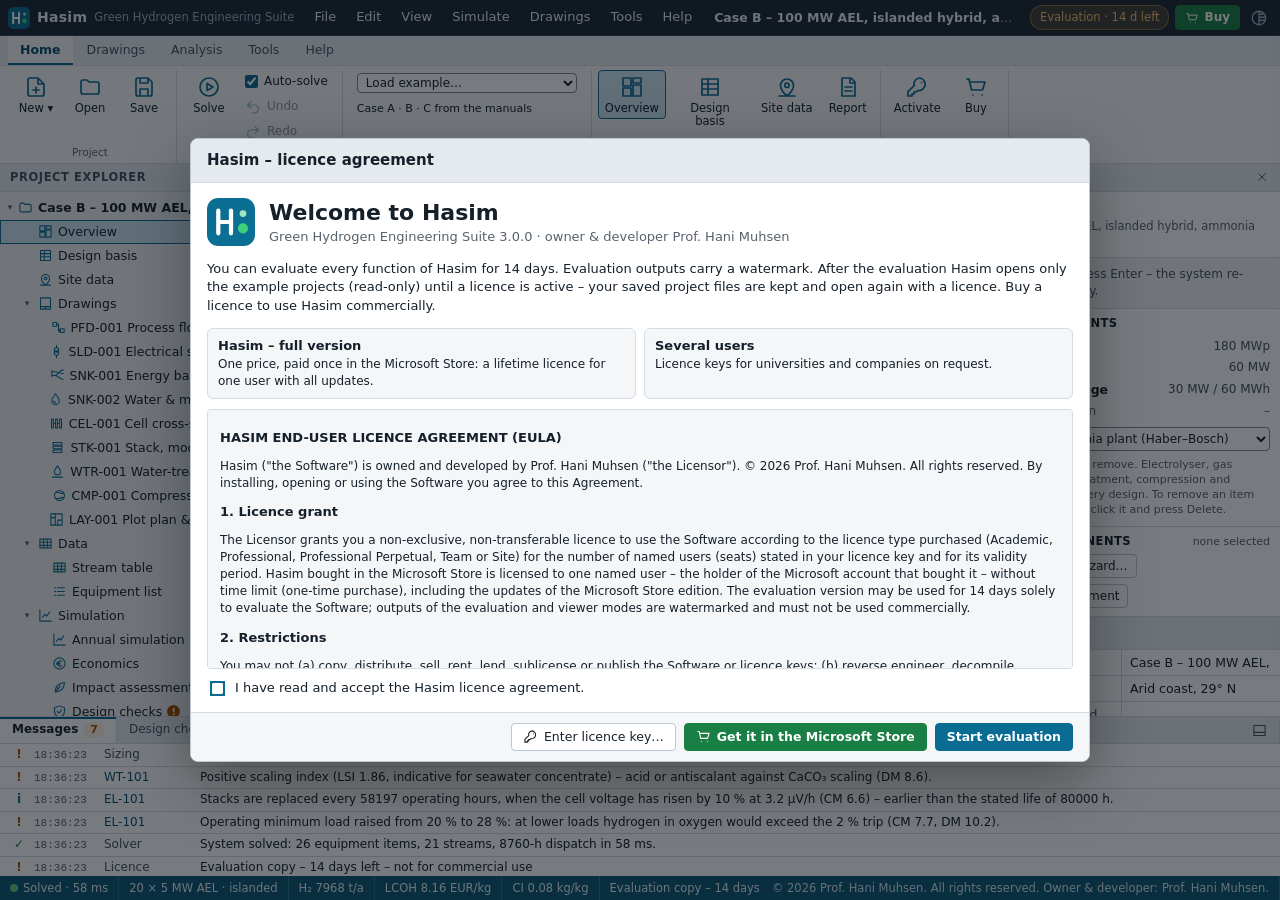
<file: index.html>
<!doctype html>
<html lang="en">
<head>
<meta charset="utf-8">
<meta name="viewport" content="width=device-width, initial-scale=1">
<title>Hasim – Green Hydrogen Engineering Suite</title>
<meta name="description" content="Hasim – green hydrogen engineering suite. © 2026 Prof. Hani Muhsen. All rights reserved.">
<meta name="author" content="Prof. Hani Muhsen">
<meta name="copyright" content="© 2026 Prof. Hani Muhsen. All rights reserved.">
<meta name="theme-color" content="#1c2733">
<link rel="manifest" href="manifest.webmanifest">
<link rel="icon" href="icons/icon-192.png">
<link rel="stylesheet" href="css/hasim.min.css">
<script>window.HASIM_EDITION = 'Store'; window.HASIM_STORE = {"storeId": "9N0QMK11ZPX6"}; window.HASIM_SITE = {"url": "https://haymohsen.github.io/Hasim/", "buy": "https://haymohsen.github.io/Hasim/", "support": "support@hasim-software.com", "sales": "sales@hasim-software.com", "recover": "https://www.hasim-software.com/license.html"};</script>
<script src="js/hasim.min.js"></script>
</head>
<body><div id="app" class="ws"></div><noscript>Hasim requires JavaScript.</noscript></body>
</html>
</file>
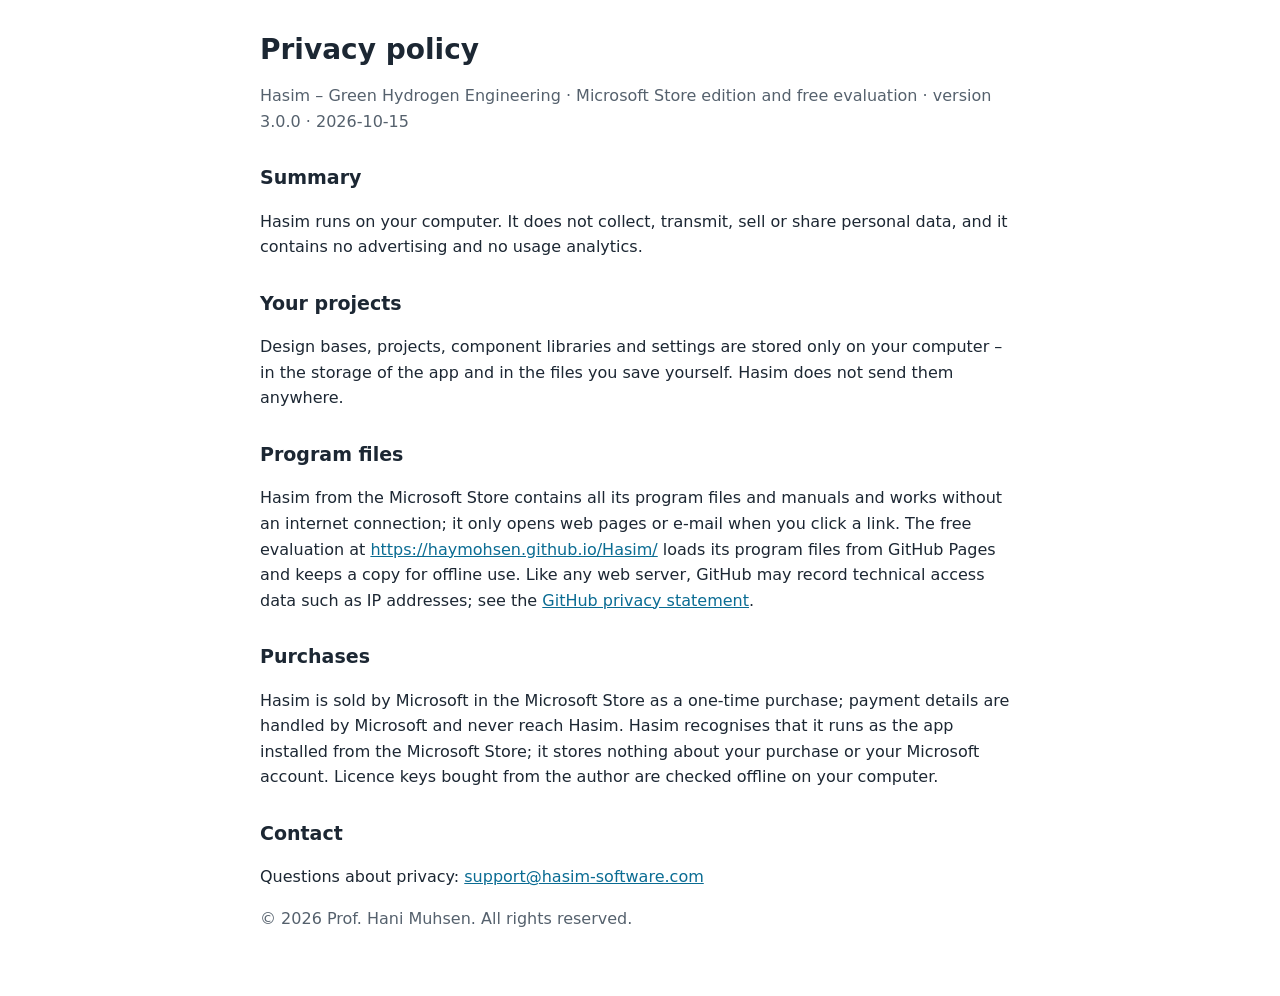
<file: privacy.html>
<!doctype html>
<html lang="en"><head><meta charset="utf-8"><meta name="viewport" content="width=device-width, initial-scale=1">
<title>Hasim – Privacy policy</title>
<meta name="author" content="Prof. Hani Muhsen">
<style>
:root { color-scheme: light dark; --fg: #1c2733; --bg: #ffffff; --muted: #55616d; --accent: #0a6c93; }
@media (prefers-color-scheme: dark) { :root { --fg: #e6edf3; --bg: #0f151b; --muted: #a3afbb; --accent: #7cc8ea; } }
body { margin: 0; background: var(--bg); color: var(--fg); font: 16px/1.6 "Segoe UI", system-ui, -apple-system, sans-serif; }
main { max-width: 760px; margin: 0 auto; padding: 32px 16px 48px; }
h1 { font-size: 28px; line-height: 1.25; margin: 0 0 4px; } h2 { font-size: 19px; margin: 28px 0 6px; }
.muted { color: var(--muted); } a { color: var(--accent); }
</style></head><body><main>
<h1>Privacy policy</h1>
<p class="muted">Hasim – Green Hydrogen Engineering · Microsoft Store edition and free evaluation · version 3.0.0 · 2026-10-15</p>
<h2>Summary</h2>
<p>Hasim runs on your computer. It does not collect, transmit, sell or share personal data, and it contains no advertising and no usage analytics.</p>
<h2>Your projects</h2>
<p>Design bases, projects, component libraries and settings are stored only on your computer – in the storage of the app and in the files you save yourself. Hasim does not send them anywhere.</p>
<h2>Program files</h2>
<p>Hasim from the Microsoft Store contains all its program files and manuals and works without an internet connection; it only opens web pages or e-mail when you click a link. The free evaluation at <a href="https://haymohsen.github.io/Hasim/">https://haymohsen.github.io/Hasim/</a> loads its program files from GitHub Pages and keeps a copy for offline use. Like any web server, GitHub may record technical access data such as IP addresses; see the <a href="https://docs.github.com/en/site-policy/privacy-policies/github-general-privacy-statement">GitHub privacy statement</a>.</p>
<h2>Purchases</h2>
<p>Hasim is sold by Microsoft in the Microsoft Store as a one-time purchase; payment details are handled by Microsoft and never reach Hasim. Hasim recognises that it runs as the app installed from the Microsoft Store; it stores nothing about your purchase or your Microsoft account. Licence keys bought from the author are checked offline on your computer.</p>
<h2>Contact</h2>
<p>Questions about privacy: <a href="mailto:support@hasim-software.com">support@hasim-software.com</a></p>
<p class="muted">© 2026 Prof. Hani Muhsen. All rights reserved.</p>
</main></body></html>
</file>
